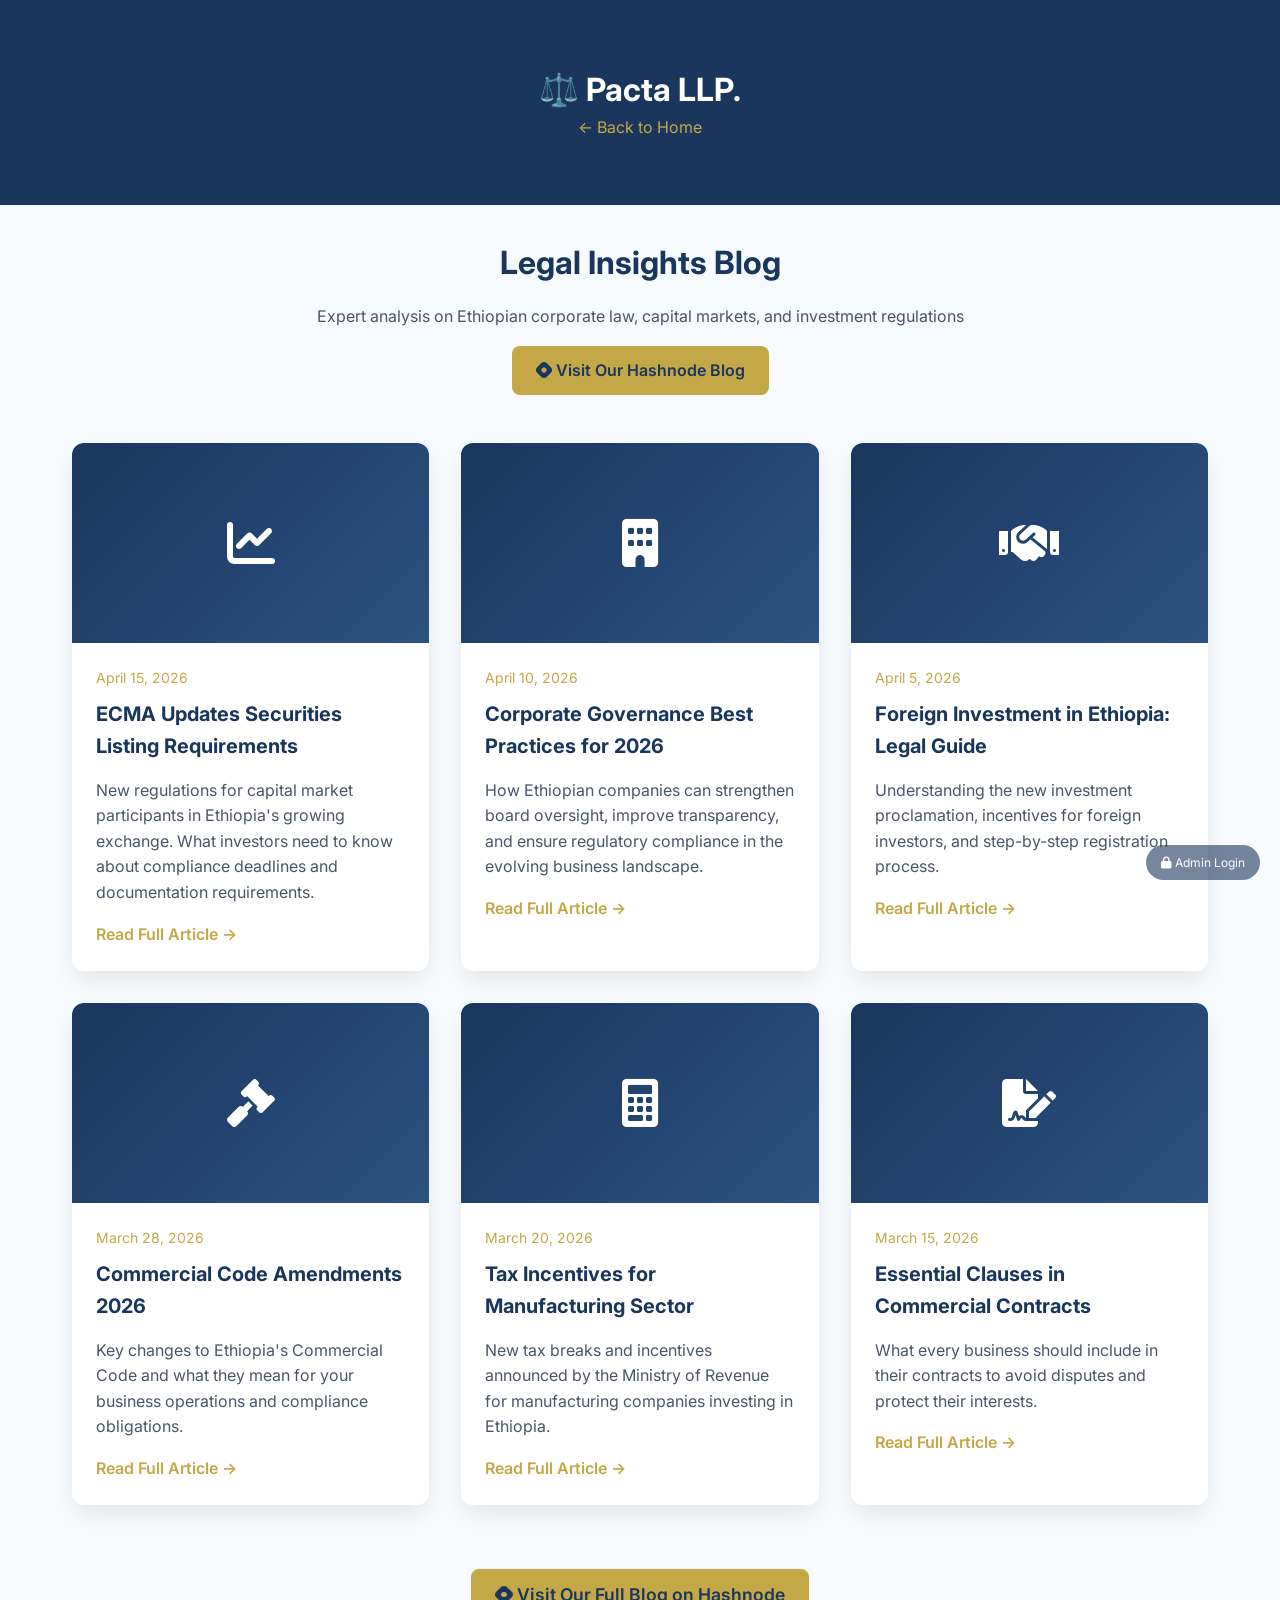
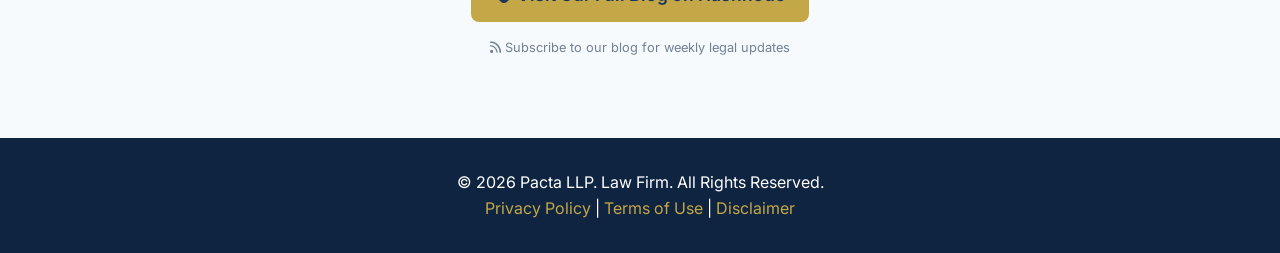
<file: blog.html>
<!DOCTYPE html>
<html lang="en">
<head>
    <meta charset="UTF-8">
    <meta name="viewport" content="width=device-width, initial-scale=1.0">
    <title>Legal Insights Blog | Pacta LLP. Law Firm</title>
    <meta name="description" content="Expert legal insights on Ethiopian corporate law, capital markets, investment regulations, and commercial legal updates from Pacta LLP.">
    <link href="https://fonts.googleapis.com/css2?family=Inter:wght@300;400;500;600;700;800&display=swap" rel="stylesheet">
    <link rel="stylesheet" href="https://cdnjs.cloudflare.com/ajax/libs/font-awesome/6.0.0/css/all.min.css">
    <style>
        * { margin: 0; padding: 0; box-sizing: border-box; }
        body { font-family: 'Inter', sans-serif; line-height: 1.6; color: #1a202c; background: #f7fafc; }
        .container { max-width: 1200px; margin: 0 auto; padding: 2rem; }
        .header { background: #1a365d; color: white; padding: 2rem 0; text-align: center; }
        .header a { color: #c4a747; text-decoration: none; }
        .header h1 { font-size: 2rem; }
        .blog-header { text-align: center; margin-bottom: 3rem; }
        .blog-header h2 { color: #1a365d; font-size: 2rem; margin-bottom: 1rem; }
        .blog-header p { color: #4a5568; }
        .blog-grid { display: grid; grid-template-columns: repeat(auto-fill, minmax(350px, 1fr)); gap: 2rem; margin-top: 2rem; }
        .blog-card { background: white; border-radius: 12px; overflow: hidden; box-shadow: 0 10px 25px -5px rgba(0,0,0,0.1); transition: transform 0.3s; }
        .blog-card:hover { transform: translateY(-5px); }
        .blog-image { width: 100%; height: 200px; object-fit: cover; background: linear-gradient(135deg, #1a365d, #2c5282); display: flex; align-items: center; justify-content: center; color: white; font-size: 3rem; }
        .blog-content { padding: 1.5rem; }
        .blog-date { color: #c4a747; font-size: 0.875rem; margin-bottom: 0.5rem; }
        .blog-title { color: #1a365d; margin-bottom: 1rem; font-size: 1.25rem; }
        .blog-excerpt { color: #4a5568; margin-bottom: 1rem; }
        .read-more { color: #c4a747; text-decoration: none; font-weight: 600; }
        .footer { background: #0f2440; color: white; text-align: center; padding: 2rem; margin-top: 3rem; }
        .footer a { color: #c4a747; text-decoration: none; }
        .hashnode-btn { display: inline-block; background: #c4a747; color: #1a365d; padding: 0.75rem 1.5rem; border-radius: 8px; text-decoration: none; font-weight: 600; margin-top: 1rem; transition: transform 0.3s; }
        .hashnode-btn:hover { transform: translateY(-2px); }
        .admin-login { position: fixed; bottom: 20px; right: 20px; background: #1a365d; color: white; padding: 8px 15px; border-radius: 50px; font-size: 12px; text-decoration: none; opacity: 0.6; }
        .admin-login:hover { opacity: 1; }
        @media (max-width: 768px) { .blog-grid { grid-template-columns: 1fr; } .container { padding: 1rem; } }
    </style>
</head>
<body>
    <div class="header">
        <div class="container">
            <h1>⚖️ Pacta LLP.</h1>
            <p><a href="index.html">← Back to Home</a></p>
        </div>
    </div>

    <div class="container">
        <div class="blog-header">
            <h2>Legal Insights Blog</h2>
            <p>Expert analysis on Ethiopian corporate law, capital markets, and investment regulations</p>
            <a href="https://pactallp.hashnode.dev" target="_blank" class="hashnode-btn">
                <i class="fab fa-hashnode"></i> Visit Our Hashnode Blog
            </a>
        </div>

        <div class="blog-grid">
            <!-- Blog Post 1 -->
            <div class="blog-card">
                <div class="blog-image">
                    <i class="fas fa-chart-line"></i>
                </div>
                <div class="blog-content">
                    <div class="blog-date">April 15, 2026</div>
                    <h3 class="blog-title">ECMA Updates Securities Listing Requirements</h3>
                    <p class="blog-excerpt">New regulations for capital market participants in Ethiopia's growing exchange. What investors need to know about compliance deadlines and documentation requirements.</p>
                    <a href="https://pactallp.hashnode.dev/ecma-updates-2026" target="_blank" class="read-more">Read Full Article →</a>
                </div>
            </div>

            <!-- Blog Post 2 -->
            <div class="blog-card">
                <div class="blog-image">
                    <i class="fas fa-building"></i>
                </div>
                <div class="blog-content">
                    <div class="blog-date">April 10, 2026</div>
                    <h3 class="blog-title">Corporate Governance Best Practices for 2026</h3>
                    <p class="blog-excerpt">How Ethiopian companies can strengthen board oversight, improve transparency, and ensure regulatory compliance in the evolving business landscape.</p>
                    <a href="https://pactallp.hashnode.dev/corporate-governance-2026" target="_blank" class="read-more">Read Full Article →</a>
                </div>
            </div>

            <!-- Blog Post 3 -->
            <div class="blog-card">
                <div class="blog-image">
                    <i class="fas fa-handshake"></i>
                </div>
                <div class="blog-content">
                    <div class="blog-date">April 5, 2026</div>
                    <h3 class="blog-title">Foreign Investment in Ethiopia: Legal Guide</h3>
                    <p class="blog-excerpt">Understanding the new investment proclamation, incentives for foreign investors, and step-by-step registration process.</p>
                    <a href="https://pactallp.hashnode.dev/foreign-investment-ethiopia" target="_blank" class="read-more">Read Full Article →</a>
                </div>
            </div>

            <!-- Blog Post 4 -->
            <div class="blog-card">
                <div class="blog-image">
                    <i class="fas fa-gavel"></i>
                </div>
                <div class="blog-content">
                    <div class="blog-date">March 28, 2026</div>
                    <h3 class="blog-title">Commercial Code Amendments 2026</h3>
                    <p class="blog-excerpt">Key changes to Ethiopia's Commercial Code and what they mean for your business operations and compliance obligations.</p>
                    <a href="https://pactallp.hashnode.dev/commercial-code-2026" target="_blank" class="read-more">Read Full Article →</a>
                </div>
            </div>

            <!-- Blog Post 5 -->
            <div class="blog-card">
                <div class="blog-image">
                    <i class="fas fa-calculator"></i>
                </div>
                <div class="blog-content">
                    <div class="blog-date">March 20, 2026</div>
                    <h3 class="blog-title">Tax Incentives for Manufacturing Sector</h3>
                    <p class="blog-excerpt">New tax breaks and incentives announced by the Ministry of Revenue for manufacturing companies investing in Ethiopia.</p>
                    <a href="https://pactallp.hashnode.dev/tax-incentives-2026" target="_blank" class="read-more">Read Full Article →</a>
                </div>
            </div>

            <!-- Blog Post 6 -->
            <div class="blog-card">
                <div class="blog-image">
                    <i class="fas fa-file-signature"></i>
                </div>
                <div class="blog-content">
                    <div class="blog-date">March 15, 2026</div>
                    <h3 class="blog-title">Essential Clauses in Commercial Contracts</h3>
                    <p class="blog-excerpt">What every business should include in their contracts to avoid disputes and protect their interests.</p>
                    <a href="https://pactallp.hashnode.dev/contract-clauses" target="_blank" class="read-more">Read Full Article →</a>
                </div>
            </div>
        </div>

        <div style="text-align: center; margin-top: 3rem;">
            <a href="https://pactallp.hashnode.dev" target="_blank" class="hashnode-btn" style="font-size: 1.1rem;">
                <i class="fab fa-hashnode"></i> Visit Our Full Blog on Hashnode
            </a>
        </div>
        <div style="text-align: center; margin-top: 1rem; font-size: 0.8rem; color: #718096;">
            <i class="fas fa-rss"></i> Subscribe to our blog for weekly legal updates
        </div>
    </div>

    <a href="/admin/" class="admin-login" target="_blank">
        <i class="fas fa-lock"></i> Admin Login
    </a>

    <div class="footer">
        <p>&copy; 2026 Pacta LLP. Law Firm. All Rights Reserved.</p>
        <p><a href="privacy.html">Privacy Policy</a> | <a href="terms.html">Terms of Use</a> | <a href="disclaimer.html">Disclaimer</a></p>
    </div>
</body>
</html>
</file>
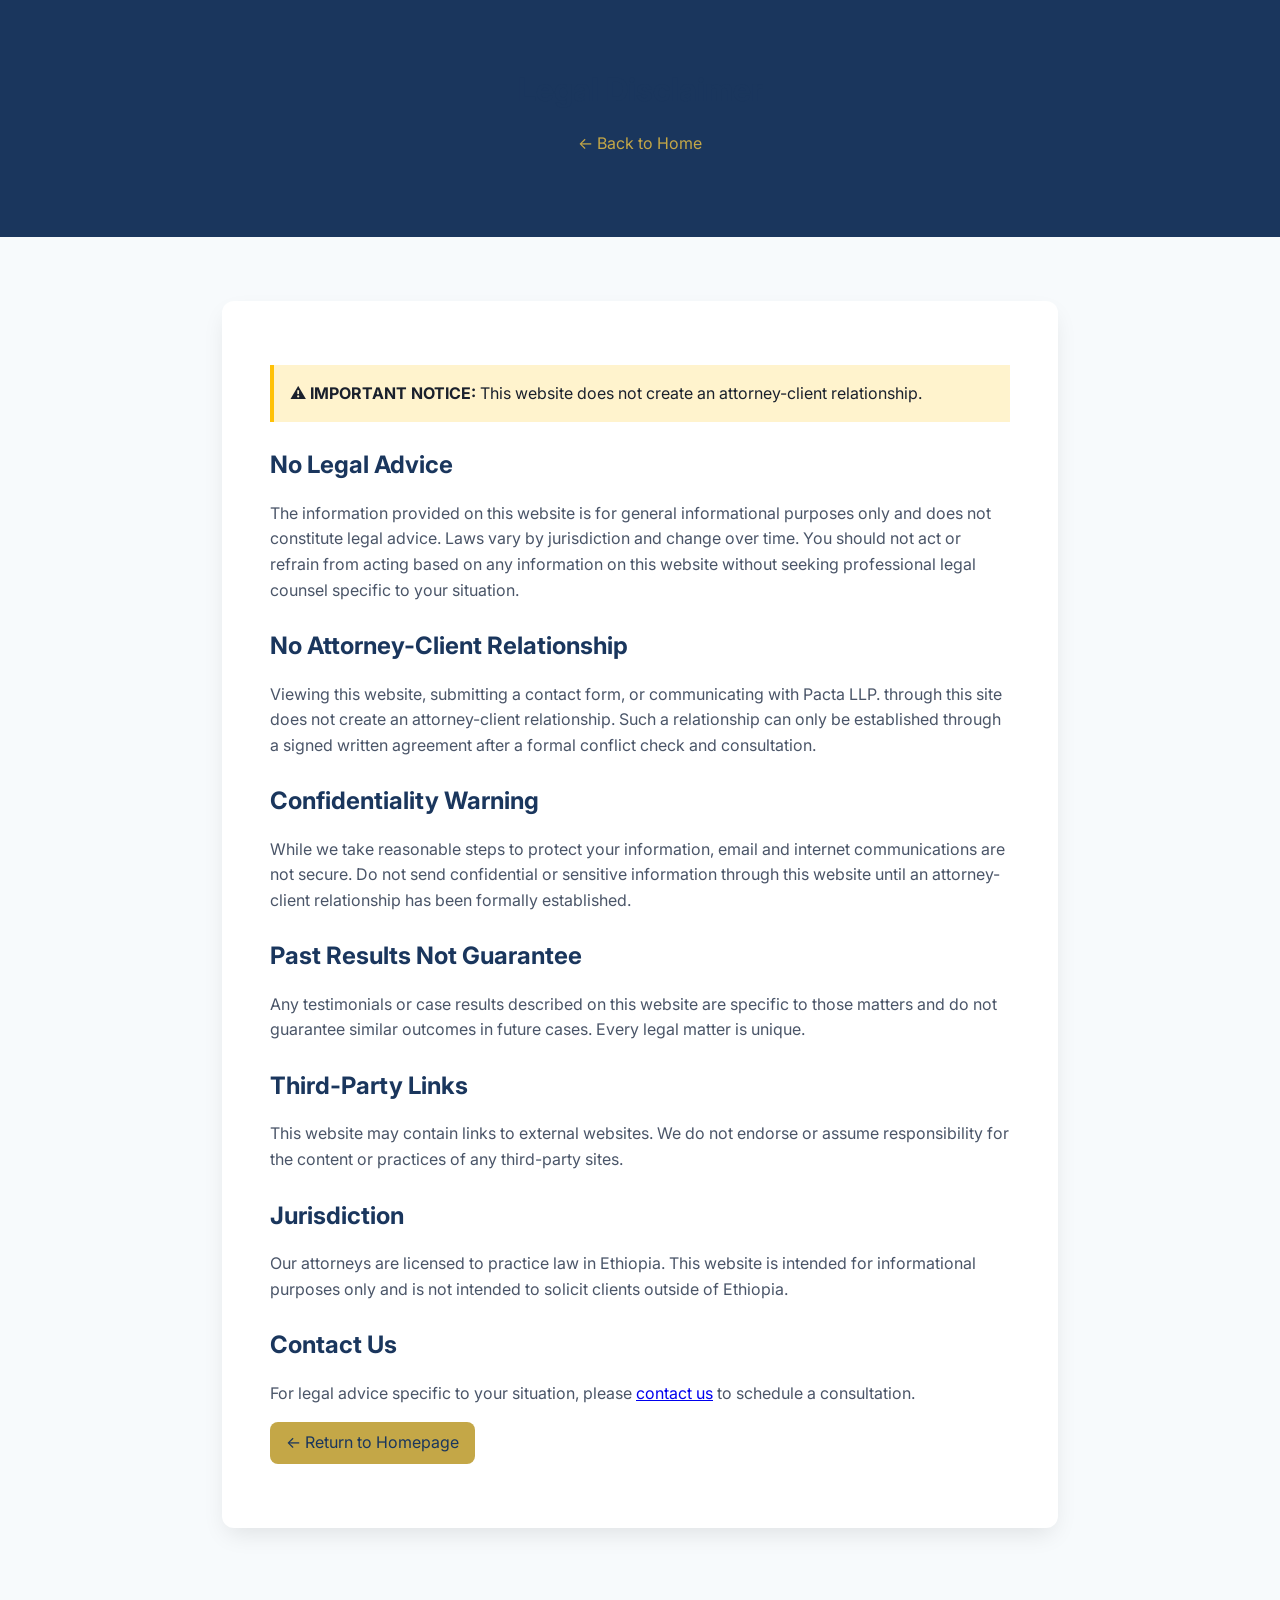
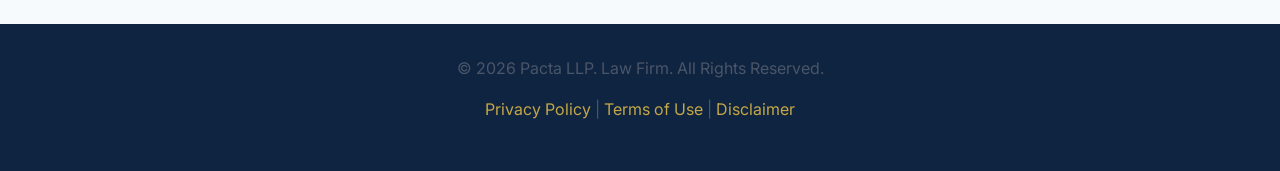
<file: disclaimer.html>
<!DOCTYPE html>
<html lang="en">
<head>
    <meta charset="UTF-8">
    <meta name="viewport" content="width=device-width, initial-scale=1.0">
    <title>Disclaimer | Pacta LLP.</title>
    <link href="https://fonts.googleapis.com/css2?family=Inter:wght@300;400;500;600;700&display=swap" rel="stylesheet">
    <style>
        * { margin: 0; padding: 0; box-sizing: border-box; }
        body { font-family: 'Inter', sans-serif; line-height: 1.6; color: #1a202c; background: #f7fafc; }
        .container { max-width: 900px; margin: 0 auto; padding: 2rem; }
        .header { background: #1a365d; color: white; padding: 2rem 0; text-align: center; }
        .header a { color: #c4a747; text-decoration: none; }
        .content { background: white; padding: 3rem; border-radius: 12px; margin: 2rem 0; box-shadow: 0 10px 25px -5px rgba(0,0,0,0.1); }
        h1 { color: #1a365d; margin-bottom: 1rem; }
        h2 { color: #1a365d; margin: 1.5rem 0 1rem; }
        p { margin-bottom: 1rem; color: #4a5568; }
        .warning { background: #fff3cd; border-left: 4px solid #ffc107; padding: 1rem; margin: 1rem 0; }
        .footer { background: #0f2440; color: white; text-align: center; padding: 2rem; margin-top: 2rem; }
        .footer a { color: #c4a747; text-decoration: none; }
        .btn { display: inline-block; background: #c4a747; color: #1a365d; padding: 0.5rem 1rem; border-radius: 8px; text-decoration: none; margin-bottom: 1rem; }
    </style>
</head>
<body>
    <div class="header">
        <div class="container">
            <h1>Legal Disclaimer</h1>
            <p><a href="index.html">← Back to Home</a></p>
        </div>
    </div>
    <div class="container">
        <div class="content">
            <div class="warning">
                <strong>⚠️ IMPORTANT NOTICE:</strong> This website does not create an attorney-client relationship.
            </div>
            
            <h2>No Legal Advice</h2>
            <p>The information provided on this website is for general informational purposes only and does not constitute legal advice. Laws vary by jurisdiction and change over time. You should not act or refrain from acting based on any information on this website without seeking professional legal counsel specific to your situation.</p>
            
            <h2>No Attorney-Client Relationship</h2>
            <p>Viewing this website, submitting a contact form, or communicating with Pacta LLP. through this site does not create an attorney-client relationship. Such a relationship can only be established through a signed written agreement after a formal conflict check and consultation.</p>
            
            <h2>Confidentiality Warning</h2>
            <p>While we take reasonable steps to protect your information, email and internet communications are not secure. Do not send confidential or sensitive information through this website until an attorney-client relationship has been formally established.</p>
            
            <h2>Past Results Not Guarantee</h2>
            <p>Any testimonials or case results described on this website are specific to those matters and do not guarantee similar outcomes in future cases. Every legal matter is unique.</p>
            
            <h2>Third-Party Links</h2>
            <p>This website may contain links to external websites. We do not endorse or assume responsibility for the content or practices of any third-party sites.</p>
            
            <h2>Jurisdiction</h2>
            <p>Our attorneys are licensed to practice law in Ethiopia. This website is intended for informational purposes only and is not intended to solicit clients outside of Ethiopia.</p>
            
            <h2>Contact Us</h2>
            <p>For legal advice specific to your situation, please <a href="index.html#contact">contact us</a> to schedule a consultation.</p>
            
            <a href="index.html" class="btn">← Return to Homepage</a>
        </div>
    </div>
    <div class="footer">
        <p>&copy; 2026 Pacta LLP. Law Firm. All Rights Reserved.</p>
        <p><a href="privacy.html">Privacy Policy</a> | <a href="terms.html">Terms of Use</a> | <a href="disclaimer.html">Disclaimer</a></p>
    </div>
</body>
</html>
</file>
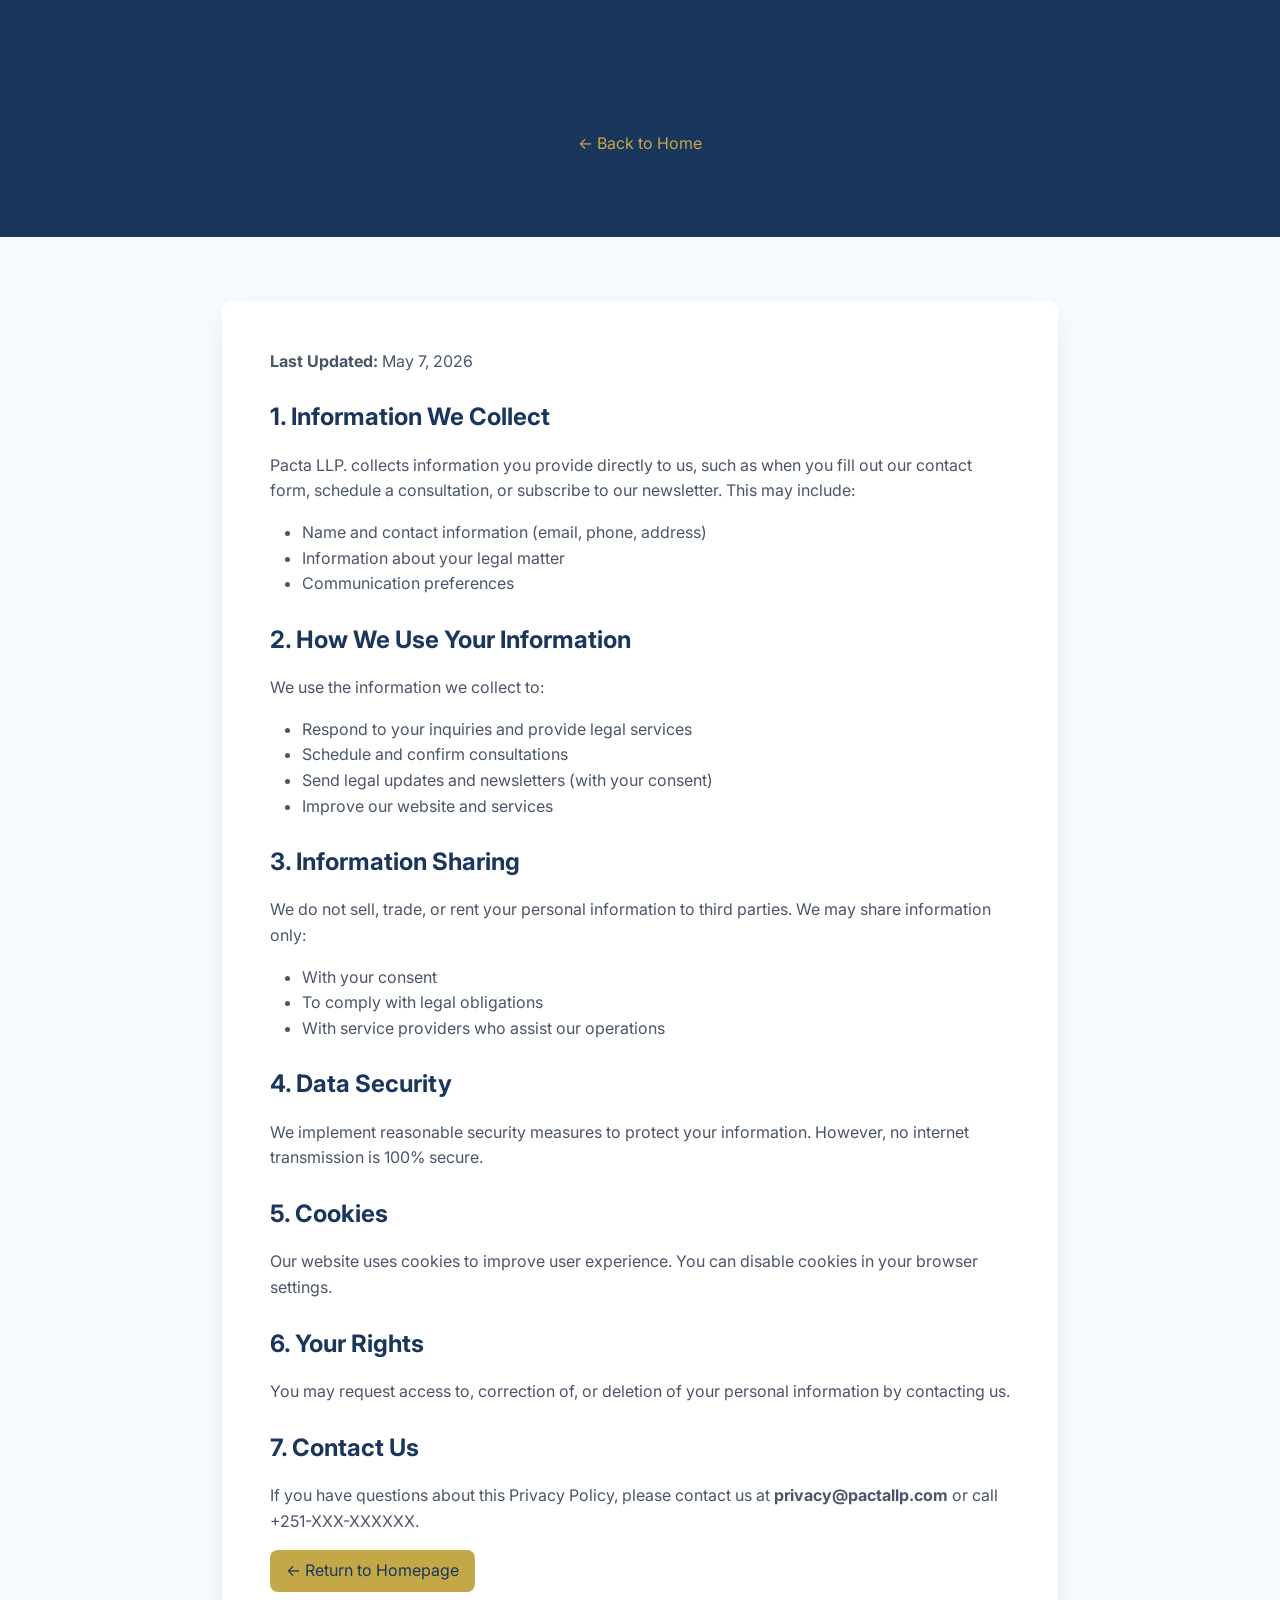
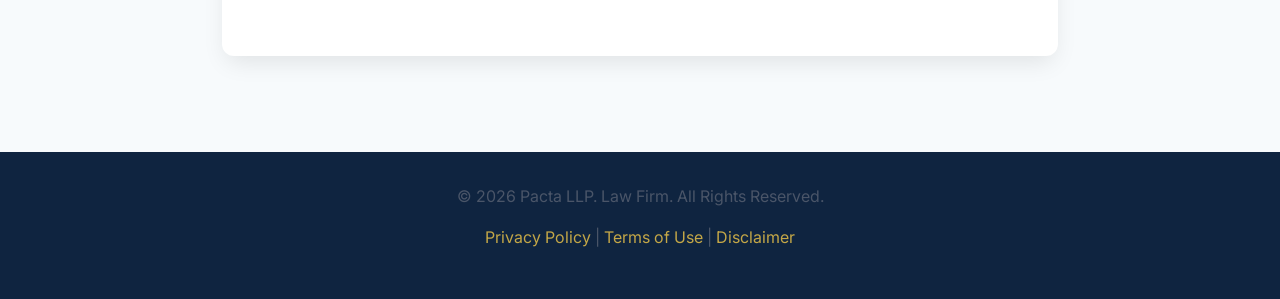
<file: privacy.html>
<!DOCTYPE html>
<html lang="en">
<head>
    <meta charset="UTF-8">
    <meta name="viewport" content="width=device-width, initial-scale=1.0">
    <title>Privacy Policy | Pacta LLP.</title>
    <link href="https://fonts.googleapis.com/css2?family=Inter:wght@300;400;500;600;700&display=swap" rel="stylesheet">
    <style>
        * { margin: 0; padding: 0; box-sizing: border-box; }
        body { font-family: 'Inter', sans-serif; line-height: 1.6; color: #1a202c; background: #f7fafc; }
        .container { max-width: 900px; margin: 0 auto; padding: 2rem; }
        .header { background: #1a365d; color: white; padding: 2rem 0; text-align: center; }
        .header a { color: #c4a747; text-decoration: none; }
        .content { background: white; padding: 3rem; border-radius: 12px; margin: 2rem 0; box-shadow: 0 10px 25px -5px rgba(0,0,0,0.1); }
        h1 { color: #1a365d; margin-bottom: 1rem; }
        h2 { color: #1a365d; margin: 1.5rem 0 1rem; }
        p { margin-bottom: 1rem; color: #4a5568; }
        ul { margin: 1rem 0 1rem 2rem; color: #4a5568; }
        .footer { background: #0f2440; color: white; text-align: center; padding: 2rem; margin-top: 2rem; }
        .footer a { color: #c4a747; text-decoration: none; }
        .btn { display: inline-block; background: #c4a747; color: #1a365d; padding: 0.5rem 1rem; border-radius: 8px; text-decoration: none; margin-bottom: 1rem; }
    </style>
</head>
<body>
    <div class="header">
        <div class="container">
            <h1>Privacy Policy</h1>
            <p><a href="index.html">← Back to Home</a></p>
        </div>
    </div>
    <div class="container">
        <div class="content">
            <p><strong>Last Updated:</strong> May 7, 2026</p>
            
            <h2>1. Information We Collect</h2>
            <p>Pacta LLP. collects information you provide directly to us, such as when you fill out our contact form, schedule a consultation, or subscribe to our newsletter. This may include:</p>
            <ul>
                <li>Name and contact information (email, phone, address)</li>
                <li>Information about your legal matter</li>
                <li>Communication preferences</li>
            </ul>
            
            <h2>2. How We Use Your Information</h2>
            <p>We use the information we collect to:</p>
            <ul>
                <li>Respond to your inquiries and provide legal services</li>
                <li>Schedule and confirm consultations</li>
                <li>Send legal updates and newsletters (with your consent)</li>
                <li>Improve our website and services</li>
            </ul>
            
            <h2>3. Information Sharing</h2>
            <p>We do not sell, trade, or rent your personal information to third parties. We may share information only:</p>
            <ul>
                <li>With your consent</li>
                <li>To comply with legal obligations</li>
                <li>With service providers who assist our operations</li>
            </ul>
            
            <h2>4. Data Security</h2>
            <p>We implement reasonable security measures to protect your information. However, no internet transmission is 100% secure.</p>
            
            <h2>5. Cookies</h2>
            <p>Our website uses cookies to improve user experience. You can disable cookies in your browser settings.</p>
            
            <h2>6. Your Rights</h2>
            <p>You may request access to, correction of, or deletion of your personal information by contacting us.</p>
            
            <h2>7. Contact Us</h2>
            <p>If you have questions about this Privacy Policy, please contact us at <strong>privacy@pactallp.com</strong> or call +251-XXX-XXXXXX.</p>
            
            <a href="index.html" class="btn">← Return to Homepage</a>
        </div>
    </div>
    <div class="footer">
        <p>&copy; 2026 Pacta LLP. Law Firm. All Rights Reserved.</p>
        <p><a href="privacy.html">Privacy Policy</a> | <a href="terms.html">Terms of Use</a> | <a href="disclaimer.html">Disclaimer</a></p>
    </div>
</body>
</html>
</file>
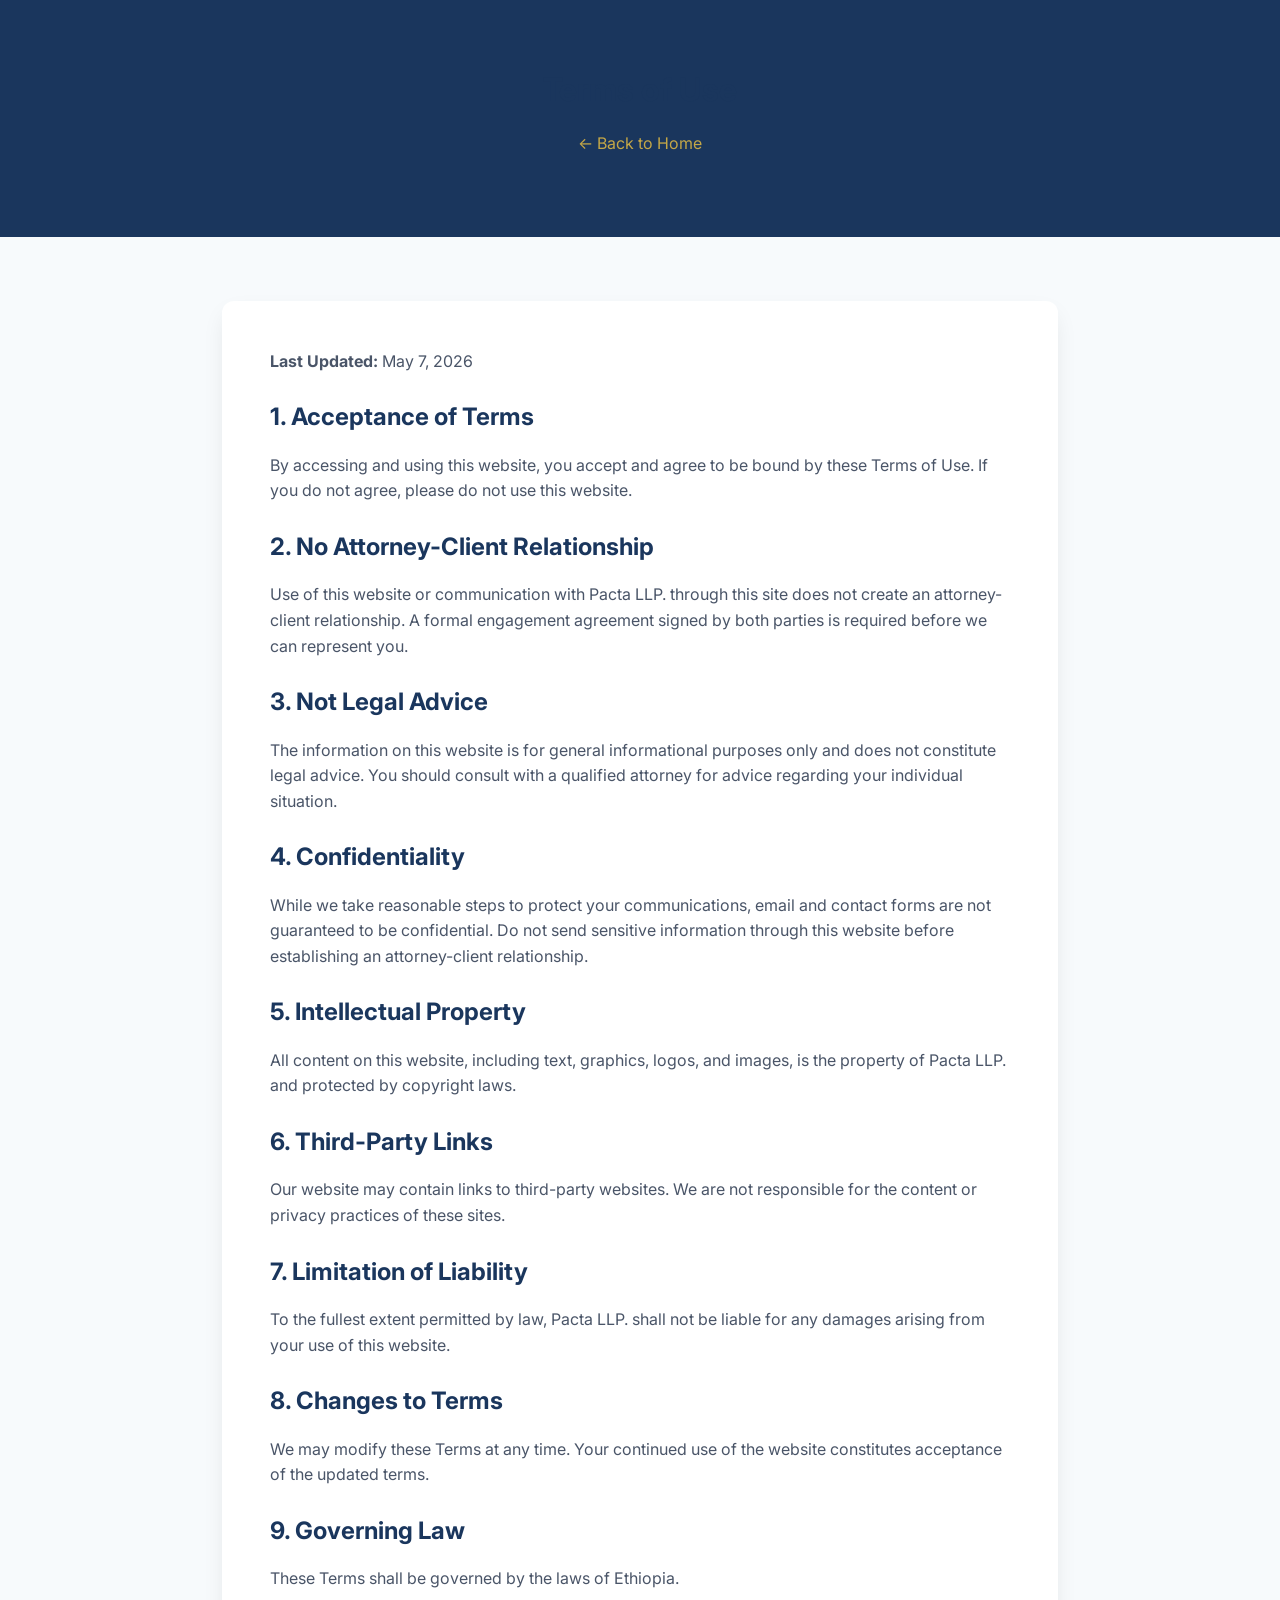
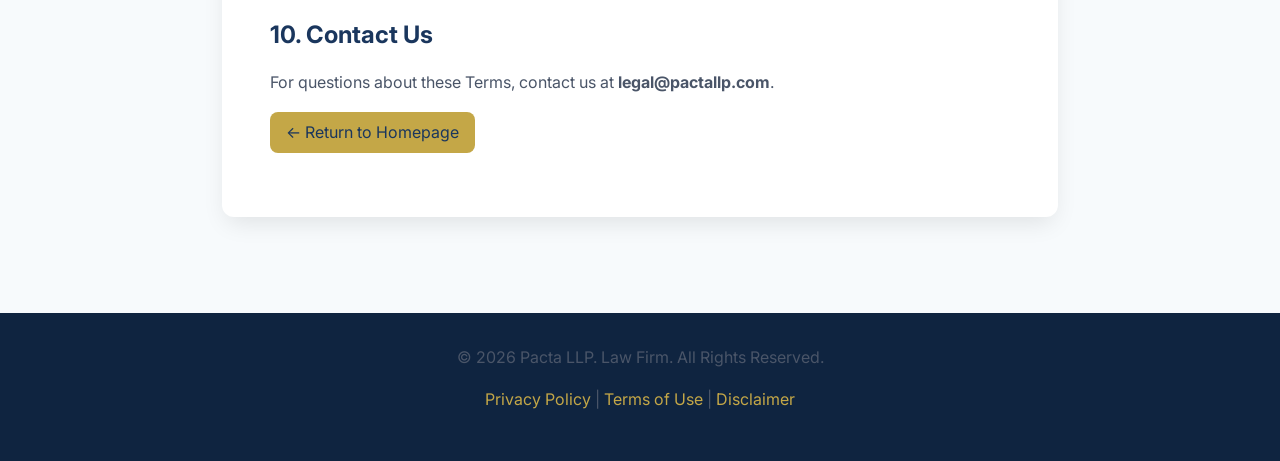
<file: terms.html>
<!DOCTYPE html>
<html lang="en">
<head>
    <meta charset="UTF-8">
    <meta name="viewport" content="width=device-width, initial-scale=1.0">
    <title>Terms of Use | Pacta LLP.</title>
    <link href="https://fonts.googleapis.com/css2?family=Inter:wght@300;400;500;600;700&display=swap" rel="stylesheet">
    <style>
        * { margin: 0; padding: 0; box-sizing: border-box; }
        body { font-family: 'Inter', sans-serif; line-height: 1.6; color: #1a202c; background: #f7fafc; }
        .container { max-width: 900px; margin: 0 auto; padding: 2rem; }
        .header { background: #1a365d; color: white; padding: 2rem 0; text-align: center; }
        .header a { color: #c4a747; text-decoration: none; }
        .content { background: white; padding: 3rem; border-radius: 12px; margin: 2rem 0; box-shadow: 0 10px 25px -5px rgba(0,0,0,0.1); }
        h1 { color: #1a365d; margin-bottom: 1rem; }
        h2 { color: #1a365d; margin: 1.5rem 0 1rem; }
        p { margin-bottom: 1rem; color: #4a5568; }
        ul { margin: 1rem 0 1rem 2rem; color: #4a5568; }
        .footer { background: #0f2440; color: white; text-align: center; padding: 2rem; margin-top: 2rem; }
        .footer a { color: #c4a747; text-decoration: none; }
        .btn { display: inline-block; background: #c4a747; color: #1a365d; padding: 0.5rem 1rem; border-radius: 8px; text-decoration: none; margin-bottom: 1rem; }
    </style>
</head>
<body>
    <div class="header">
        <div class="container">
            <h1>Terms of Use</h1>
            <p><a href="index.html">← Back to Home</a></p>
        </div>
    </div>
    <div class="container">
        <div class="content">
            <p><strong>Last Updated:</strong> May 7, 2026</p>
            
            <h2>1. Acceptance of Terms</h2>
            <p>By accessing and using this website, you accept and agree to be bound by these Terms of Use. If you do not agree, please do not use this website.</p>
            
            <h2>2. No Attorney-Client Relationship</h2>
            <p>Use of this website or communication with Pacta LLP. through this site does not create an attorney-client relationship. A formal engagement agreement signed by both parties is required before we can represent you.</p>
            
            <h2>3. Not Legal Advice</h2>
            <p>The information on this website is for general informational purposes only and does not constitute legal advice. You should consult with a qualified attorney for advice regarding your individual situation.</p>
            
            <h2>4. Confidentiality</h2>
            <p>While we take reasonable steps to protect your communications, email and contact forms are not guaranteed to be confidential. Do not send sensitive information through this website before establishing an attorney-client relationship.</p>
            
            <h2>5. Intellectual Property</h2>
            <p>All content on this website, including text, graphics, logos, and images, is the property of Pacta LLP. and protected by copyright laws.</p>
            
            <h2>6. Third-Party Links</h2>
            <p>Our website may contain links to third-party websites. We are not responsible for the content or privacy practices of these sites.</p>
            
            <h2>7. Limitation of Liability</h2>
            <p>To the fullest extent permitted by law, Pacta LLP. shall not be liable for any damages arising from your use of this website.</p>
            
            <h2>8. Changes to Terms</h2>
            <p>We may modify these Terms at any time. Your continued use of the website constitutes acceptance of the updated terms.</p>
            
            <h2>9. Governing Law</h2>
            <p>These Terms shall be governed by the laws of Ethiopia.</p>
            
            <h2>10. Contact Us</h2>
            <p>For questions about these Terms, contact us at <strong>legal@pactallp.com</strong>.</p>
            
            <a href="index.html" class="btn">← Return to Homepage</a>
        </div>
    </div>
    <div class="footer">
        <p>&copy; 2026 Pacta LLP. Law Firm. All Rights Reserved.</p>
        <p><a href="privacy.html">Privacy Policy</a> | <a href="terms.html">Terms of Use</a> | <a href="disclaimer.html">Disclaimer</a></p>
    </div>
</body>
</html>
</file>
